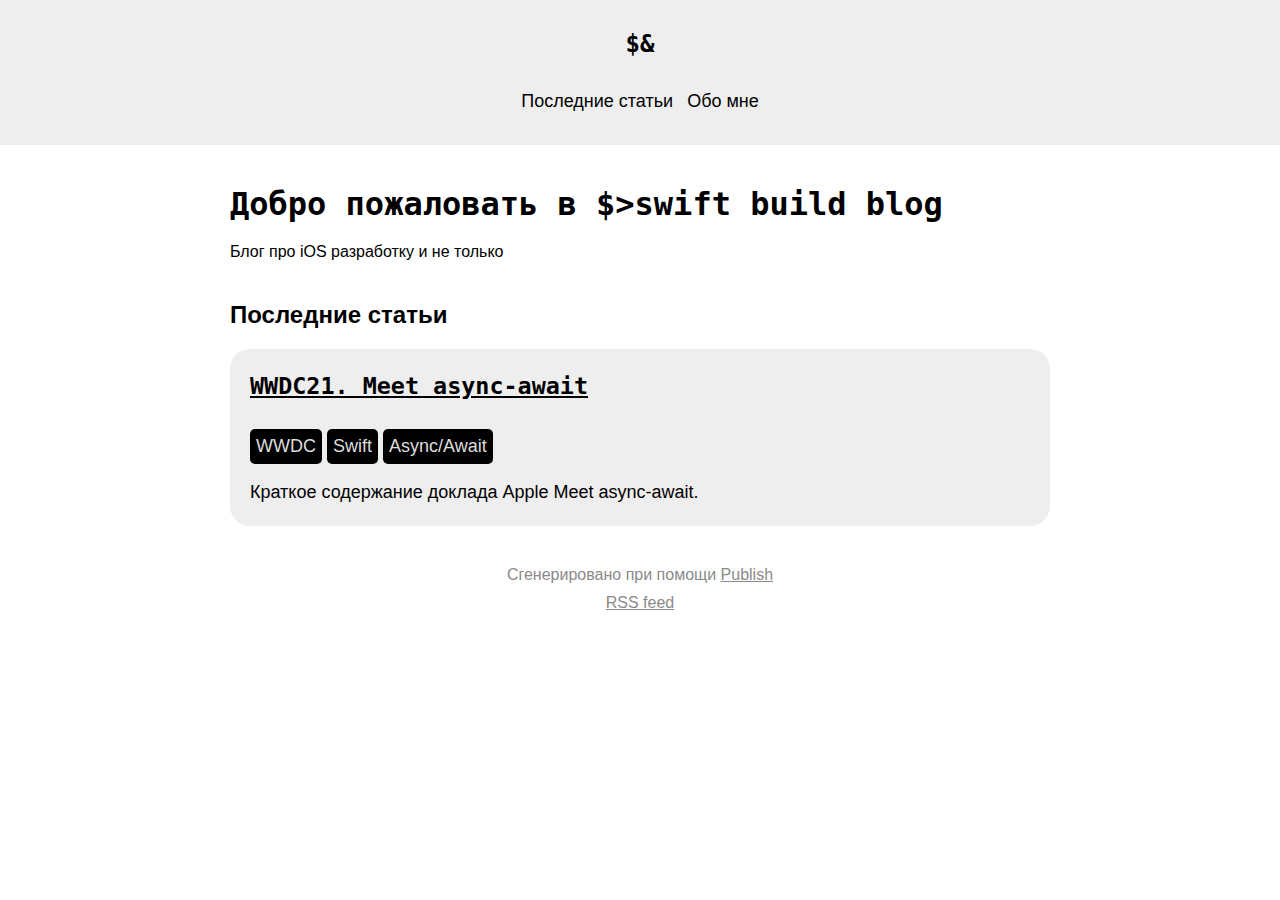
<file: index.html>
<!DOCTYPE html><html lang="ru"><head><meta charset="UTF-8"/><meta property="og:site_name" content="$>swift build blog&#95;"/><link rel="canonical" href="https://powersl1d3.github.io"/><meta name="twitter:url" content="https://powersl1d3.github.io"/><meta property="og:url" content="https://powersl1d3.github.io"/><title>Добро пожаловать в $&gt;swift build blog | $&gt;swift build blog&#95;</title><meta name="twitter:title" content="Добро пожаловать в $&gt;swift build blog | $>swift build blog&#95;"/><meta property="og:title" content="Добро пожаловать в $&gt;swift build blog | $>swift build blog&#95;"/><meta name="description" content="Блог про iOS разработку и не только"/><meta name="twitter:description" content="Блог про iOS разработку и не только"/><meta property="og:description" content="Блог про iOS разработку и не только"/><meta name="twitter:card" content="summary"/><link rel="stylesheet" href="/styles.css" type="text/css"/><meta name="viewport" content="width=device-width, initial-scale=1.0"/><link rel="shortcut icon" href="/images/favicon.png" type="image/png"/><link rel="alternate" href="/feed.rss" type="application/rss+xml" title="Subscribe to $>swift build blog&#95;"/></head><body><header><div class="wrapper"><a href="/" class="site-name">$&gt;swift build blog&#95;</a><nav><ul><li><a href="/articles">Последние статьи</a></li><li><a href="/about">Обо мне</a></li></ul></nav></div></header><div class="wrapper"><h1>Добро пожаловать в $&gt;swift build blog</h1><p class="description">Блог про iOS разработку и не только</p><h2>Последние статьи</h2><ul class="item-list"><li><article><h1><a href="/articles/meet-async-await">WWDC21. Meet async-await</a></h1><ul class="tag-list"><li><a href="/tags/wwdc">WWDC</a></li><li><a href="/tags/swift">Swift</a></li><li><a href="/tags/asyncawait">Async/Await</a></li></ul><p>Краткое содержание доклада Apple Meet async-await.</p></article></li></ul></div><footer><p>Сгенерировано при помощи <a href="https://github.com/johnsundell/publish">Publish</a></p><p><a href="/feed.rss">RSS feed</a></p><script src="/console-underscore.js"></script></footer></body></html>
</file>
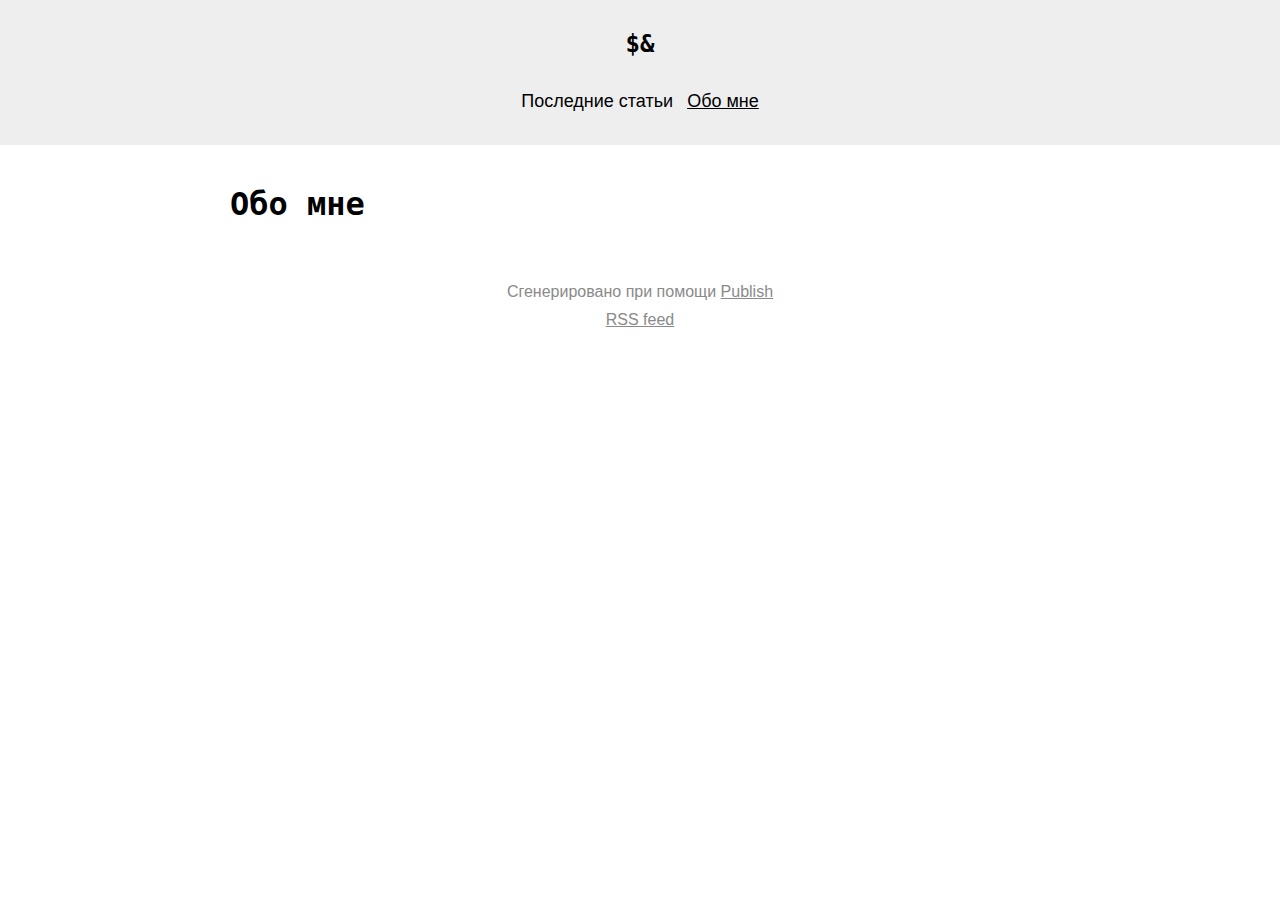
<file: about/index.html>
<!DOCTYPE html><html lang="ru"><head><meta charset="UTF-8"/><meta property="og:site_name" content="$>swift build blog&#95;"/><link rel="canonical" href="https://powersl1d3.github.io/about"/><meta name="twitter:url" content="https://powersl1d3.github.io/about"/><meta property="og:url" content="https://powersl1d3.github.io/about"/><title>Обо мне | $&gt;swift build blog&#95;</title><meta name="twitter:title" content="Обо мне | $>swift build blog&#95;"/><meta property="og:title" content="Обо мне | $>swift build blog&#95;"/><meta name="description" content="Блог про iOS разработку и не только"/><meta name="twitter:description" content="Блог про iOS разработку и не только"/><meta property="og:description" content="Блог про iOS разработку и не только"/><meta name="twitter:card" content="summary"/><link rel="stylesheet" href="/styles.css" type="text/css"/><meta name="viewport" content="width=device-width, initial-scale=1.0"/><link rel="shortcut icon" href="/images/favicon.png" type="image/png"/><link rel="alternate" href="/feed.rss" type="application/rss+xml" title="Subscribe to $>swift build blog&#95;"/></head><body><header><div class="wrapper"><a href="/" class="site-name">$&gt;swift build blog&#95;</a><nav><ul><li><a href="/articles">Последние статьи</a></li><li><a href="/about" class="selected">Обо мне</a></li></ul></nav></div></header><div class="wrapper"><h1>Обо мне</h1><ul class="item-list"></ul></div><footer><p>Сгенерировано при помощи <a href="https://github.com/johnsundell/publish">Publish</a></p><p><a href="/feed.rss">RSS feed</a></p><script src="/console-underscore.js"></script></footer></body></html>
</file>
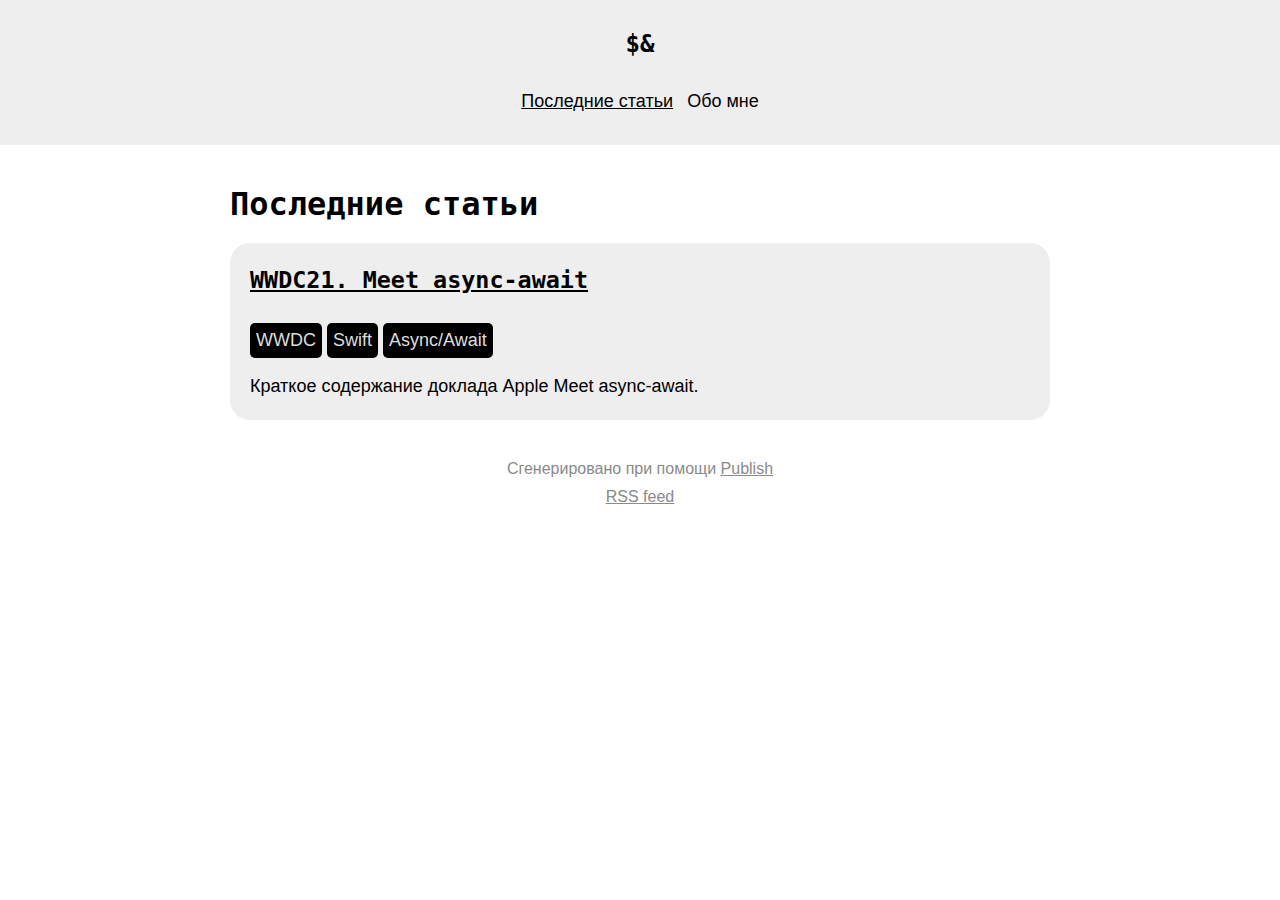
<file: articles/index.html>
<!DOCTYPE html><html lang="ru"><head><meta charset="UTF-8"/><meta property="og:site_name" content="$>swift build blog&#95;"/><link rel="canonical" href="https://powersl1d3.github.io/articles"/><meta name="twitter:url" content="https://powersl1d3.github.io/articles"/><meta property="og:url" content="https://powersl1d3.github.io/articles"/><title>Последние статьи | $&gt;swift build blog&#95;</title><meta name="twitter:title" content="Последние статьи | $>swift build blog&#95;"/><meta property="og:title" content="Последние статьи | $>swift build blog&#95;"/><meta name="description" content="Блог про iOS разработку и не только"/><meta name="twitter:description" content="Блог про iOS разработку и не только"/><meta property="og:description" content="Блог про iOS разработку и не только"/><meta name="twitter:card" content="summary"/><link rel="stylesheet" href="/styles.css" type="text/css"/><meta name="viewport" content="width=device-width, initial-scale=1.0"/><link rel="shortcut icon" href="/images/favicon.png" type="image/png"/><link rel="alternate" href="/feed.rss" type="application/rss+xml" title="Subscribe to $>swift build blog&#95;"/></head><body><header><div class="wrapper"><a href="/" class="site-name">$&gt;swift build blog&#95;</a><nav><ul><li><a href="/articles" class="selected">Последние статьи</a></li><li><a href="/about">Обо мне</a></li></ul></nav></div></header><div class="wrapper"><h1>Последние статьи</h1><ul class="item-list"><li><article><h1><a href="/articles/meet-async-await">WWDC21. Meet async-await</a></h1><ul class="tag-list"><li><a href="/tags/wwdc">WWDC</a></li><li><a href="/tags/swift">Swift</a></li><li><a href="/tags/asyncawait">Async/Await</a></li></ul><p>Краткое содержание доклада Apple Meet async-await.</p></article></li></ul></div><footer><p>Сгенерировано при помощи <a href="https://github.com/johnsundell/publish">Publish</a></p><p><a href="/feed.rss">RSS feed</a></p><script src="/console-underscore.js"></script></footer></body></html>
</file>
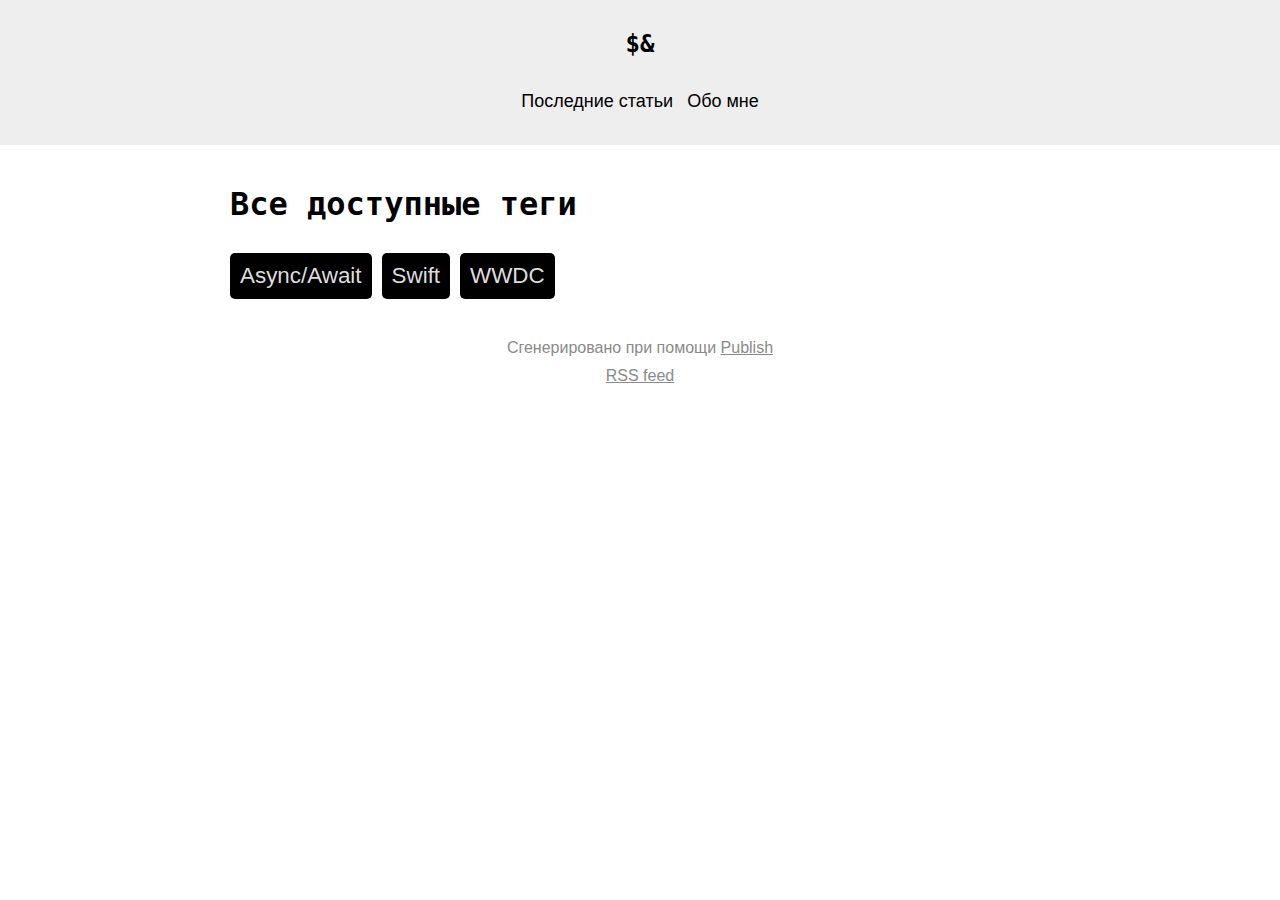
<file: tags/index.html>
<!DOCTYPE html><html lang="ru"><head><meta charset="UTF-8"/><meta property="og:site_name" content="$>swift build blog&#95;"/><link rel="canonical" href="https://powersl1d3.github.io/tags"/><meta name="twitter:url" content="https://powersl1d3.github.io/tags"/><meta property="og:url" content="https://powersl1d3.github.io/tags"/><title>$&gt;swift build blog&#95;</title><meta name="twitter:title" content="$>swift build blog&#95;"/><meta property="og:title" content="$>swift build blog&#95;"/><meta name="description" content="Блог про iOS разработку и не только"/><meta name="twitter:description" content="Блог про iOS разработку и не только"/><meta property="og:description" content="Блог про iOS разработку и не только"/><meta name="twitter:card" content="summary"/><link rel="stylesheet" href="/styles.css" type="text/css"/><meta name="viewport" content="width=device-width, initial-scale=1.0"/><link rel="shortcut icon" href="/images/favicon.png" type="image/png"/><link rel="alternate" href="/feed.rss" type="application/rss+xml" title="Subscribe to $>swift build blog&#95;"/></head><body><header><div class="wrapper"><a href="/" class="site-name">$&gt;swift build blog&#95;</a><nav><ul><li><a href="/articles">Последние статьи</a></li><li><a href="/about">Обо мне</a></li></ul></nav></div></header><div class="wrapper"><h1>Все доступные теги</h1><ul class="all-tags"><li class="tag"><a href="/tags/asyncawait">Async/Await</a></li><li class="tag"><a href="/tags/swift">Swift</a></li><li class="tag"><a href="/tags/wwdc">WWDC</a></li></ul></div><footer><p>Сгенерировано при помощи <a href="https://github.com/johnsundell/publish">Publish</a></p><p><a href="/feed.rss">RSS feed</a></p><script src="/console-underscore.js"></script></footer></body></html>
</file>
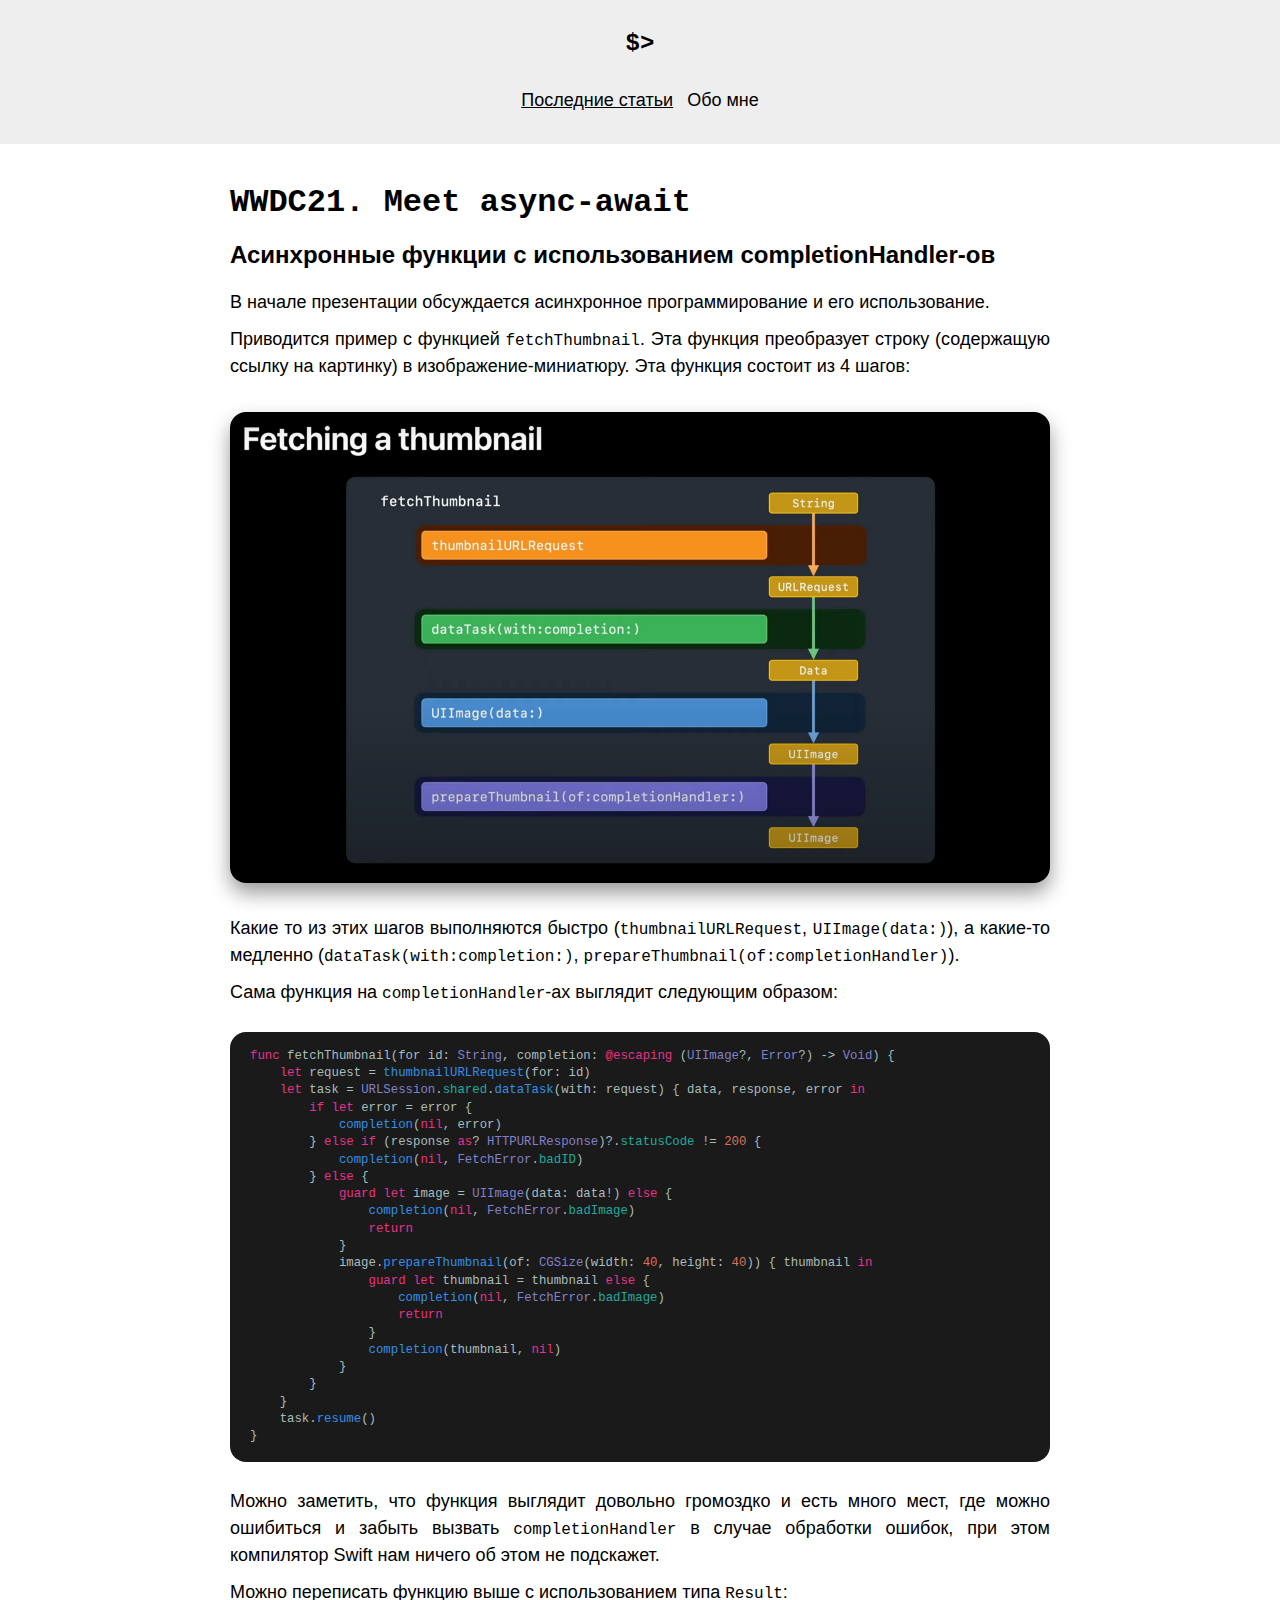
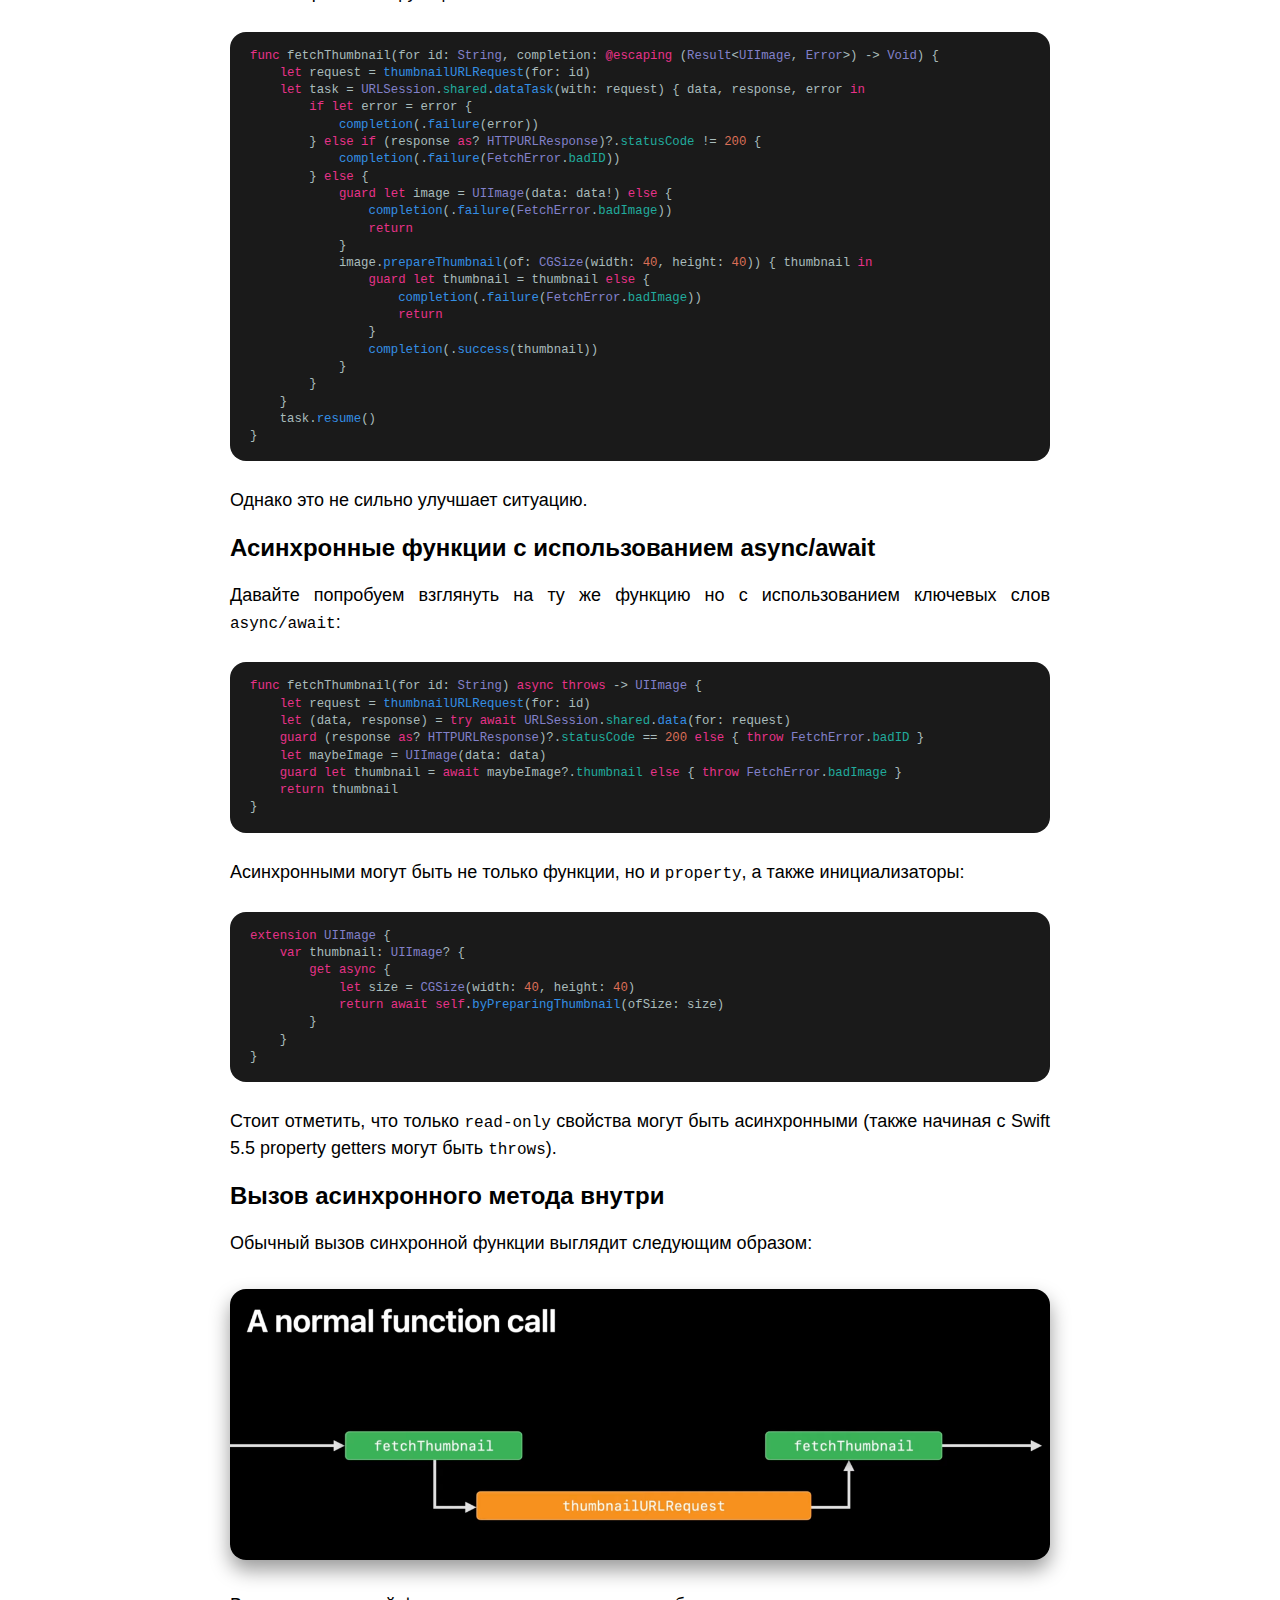
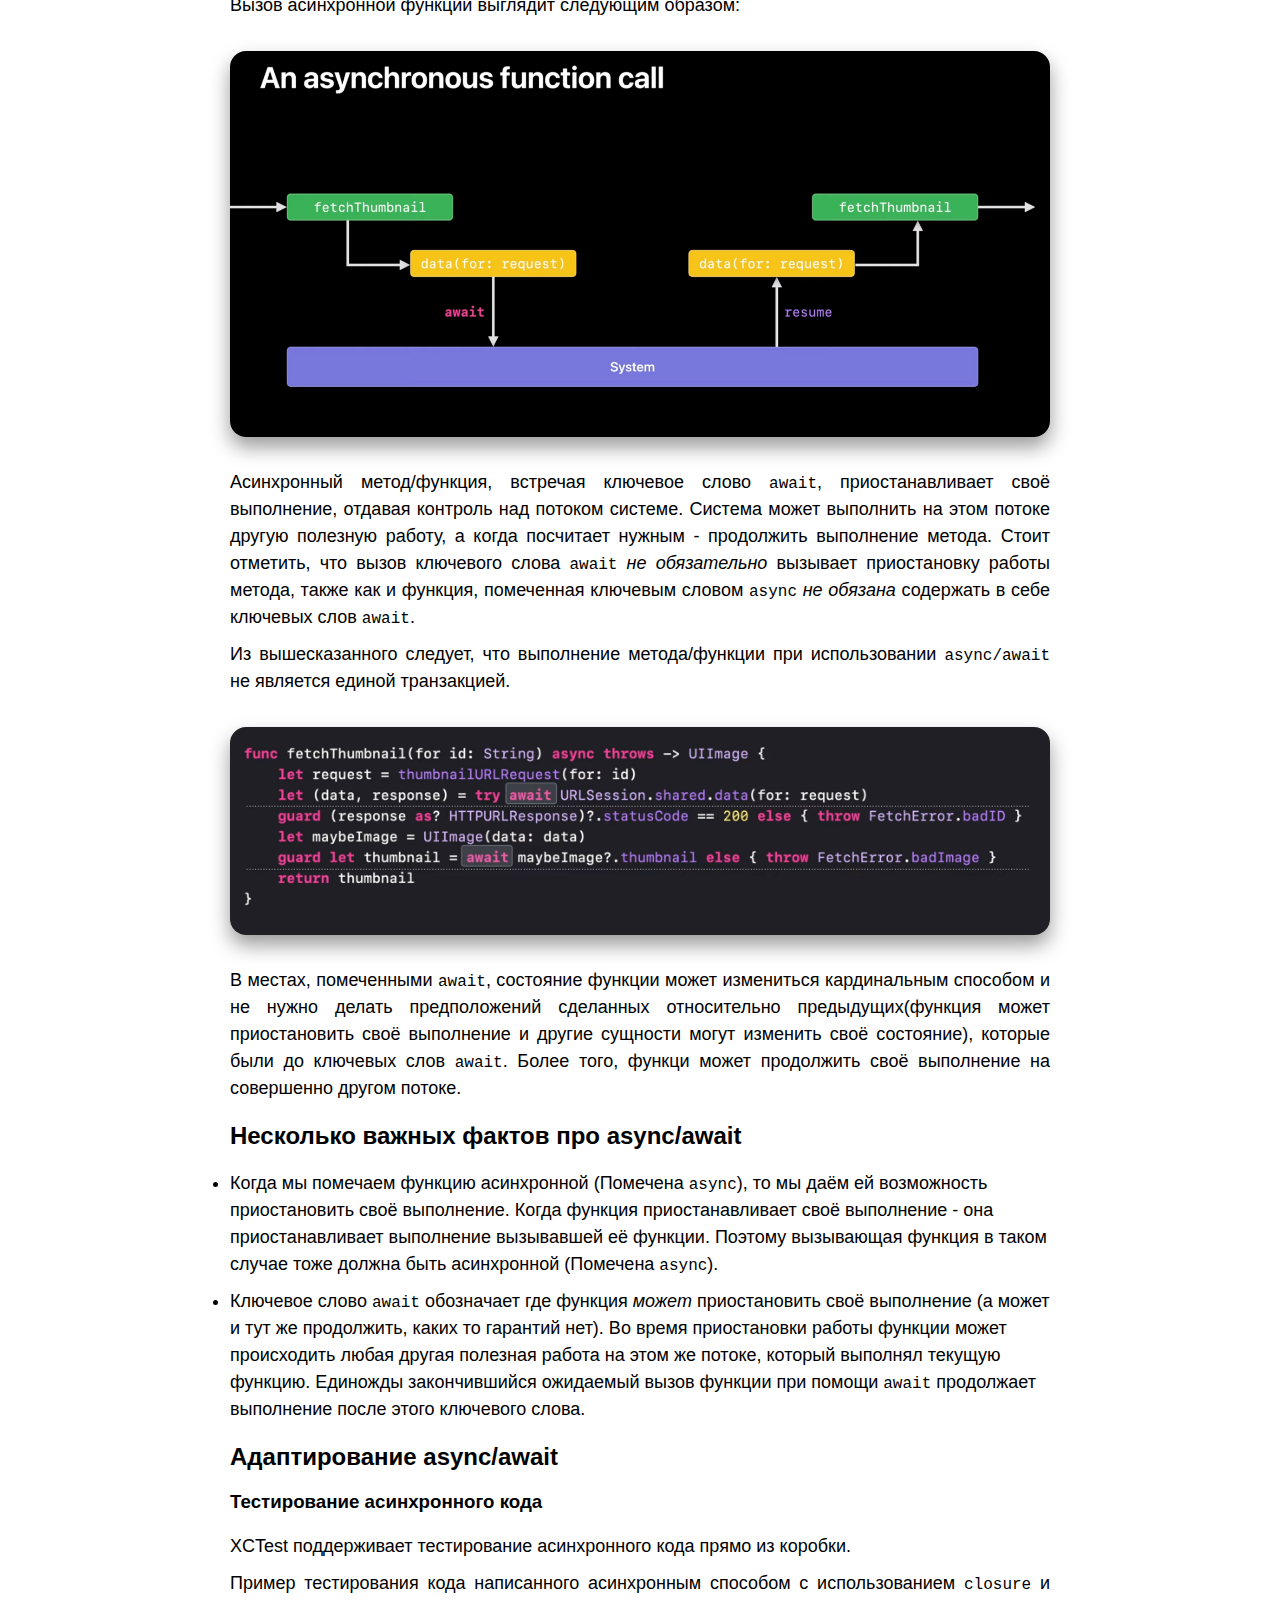
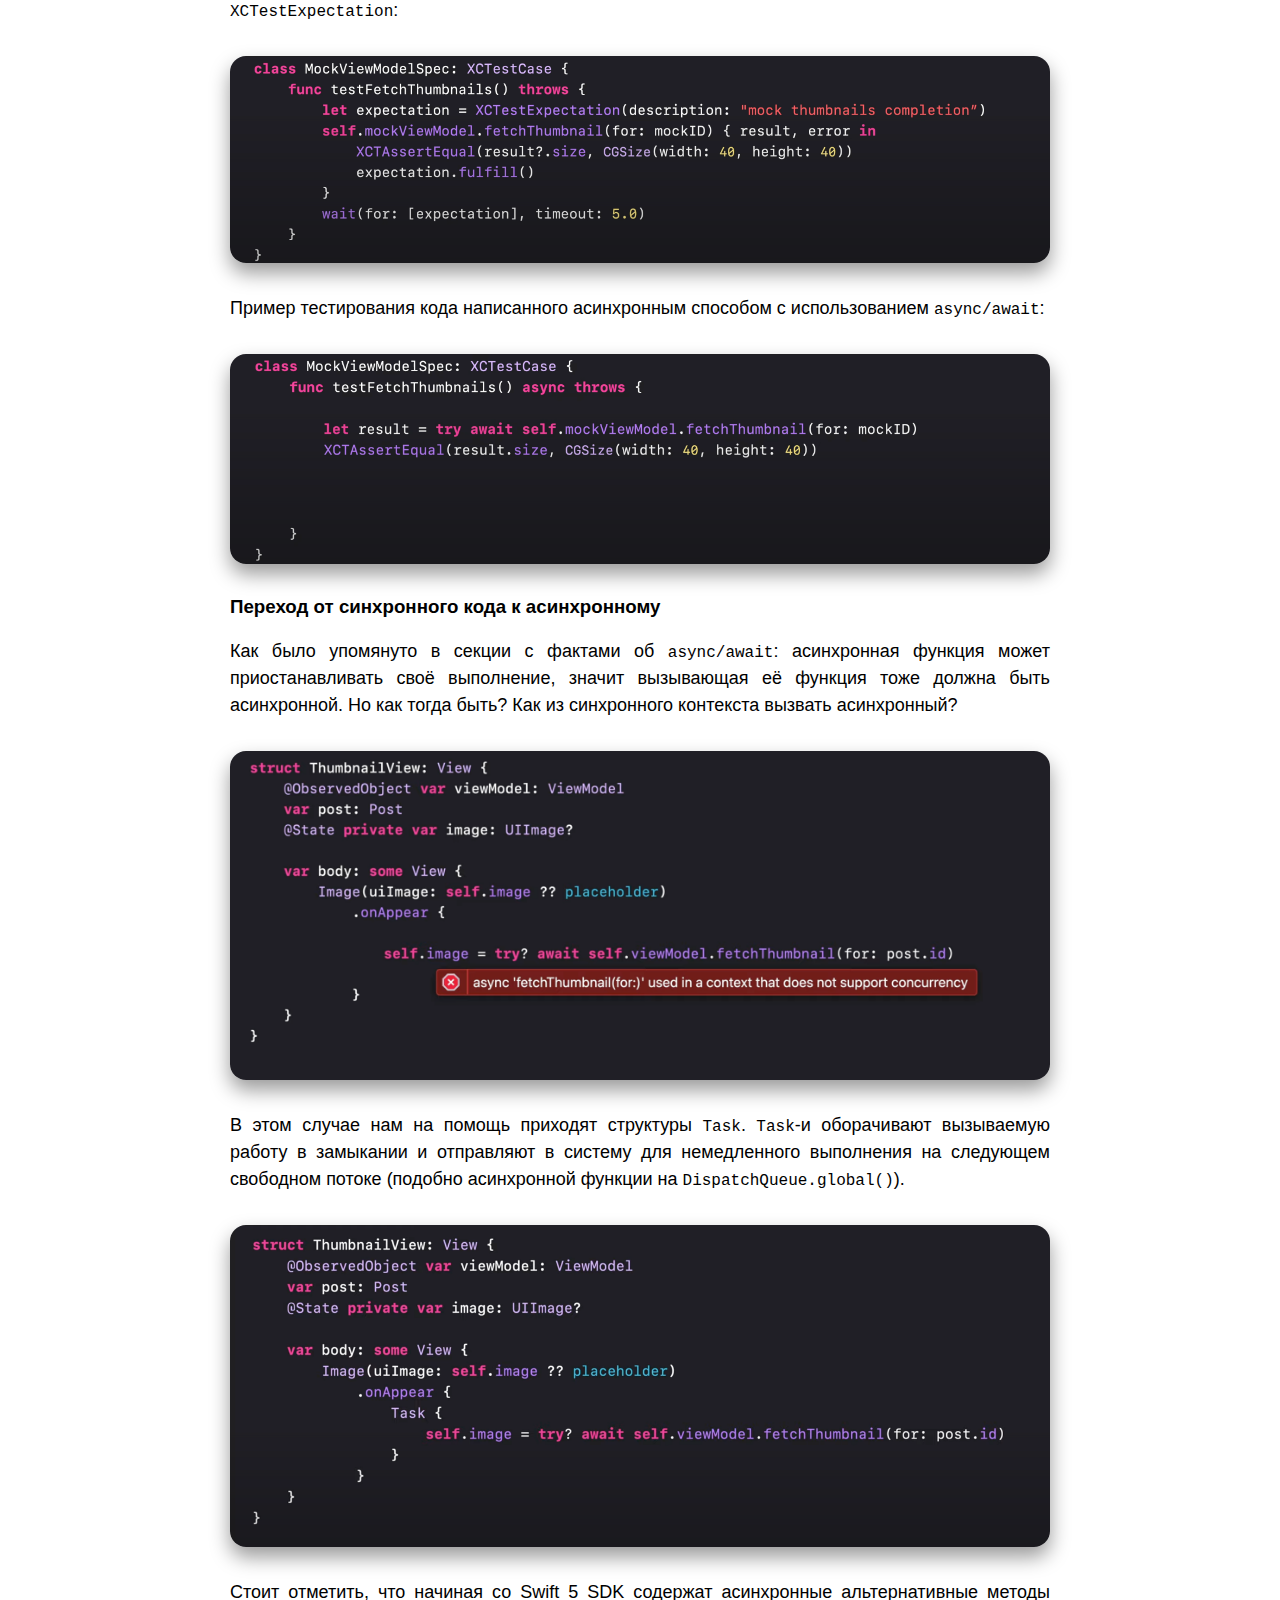
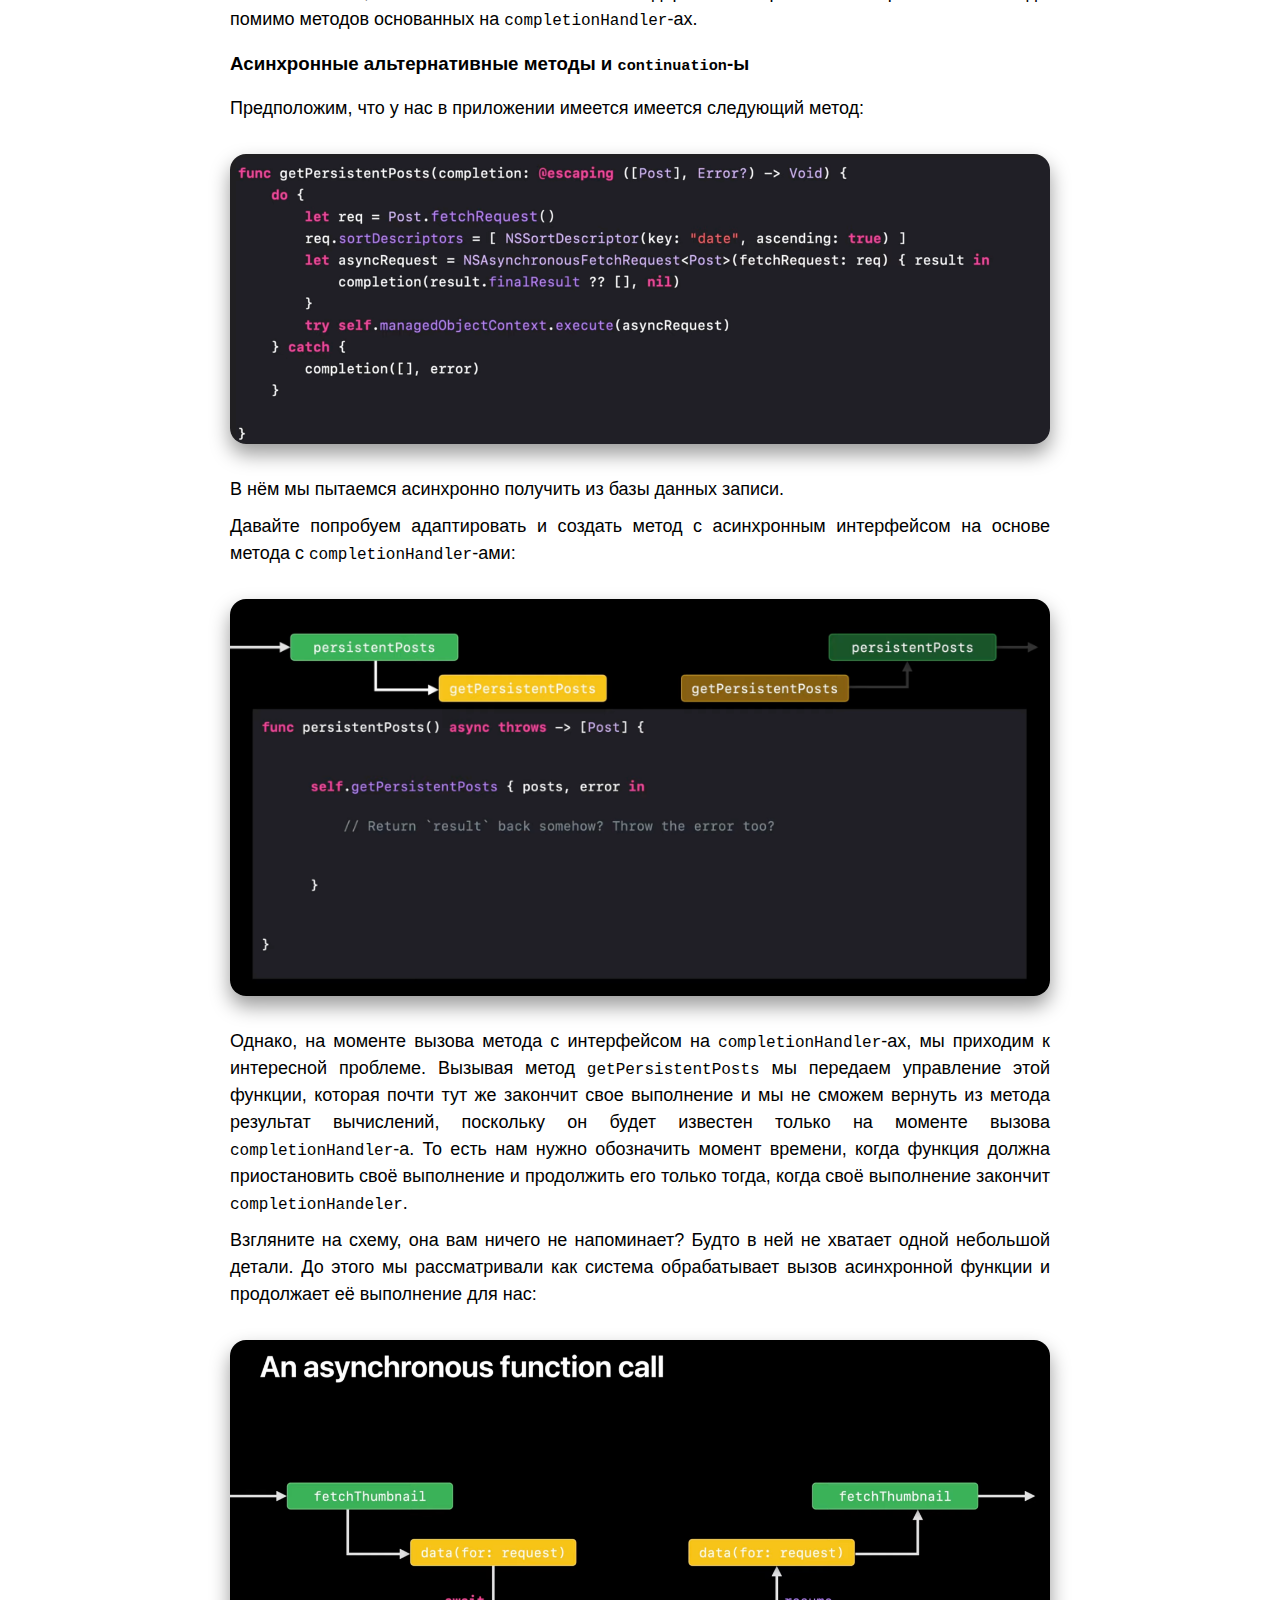
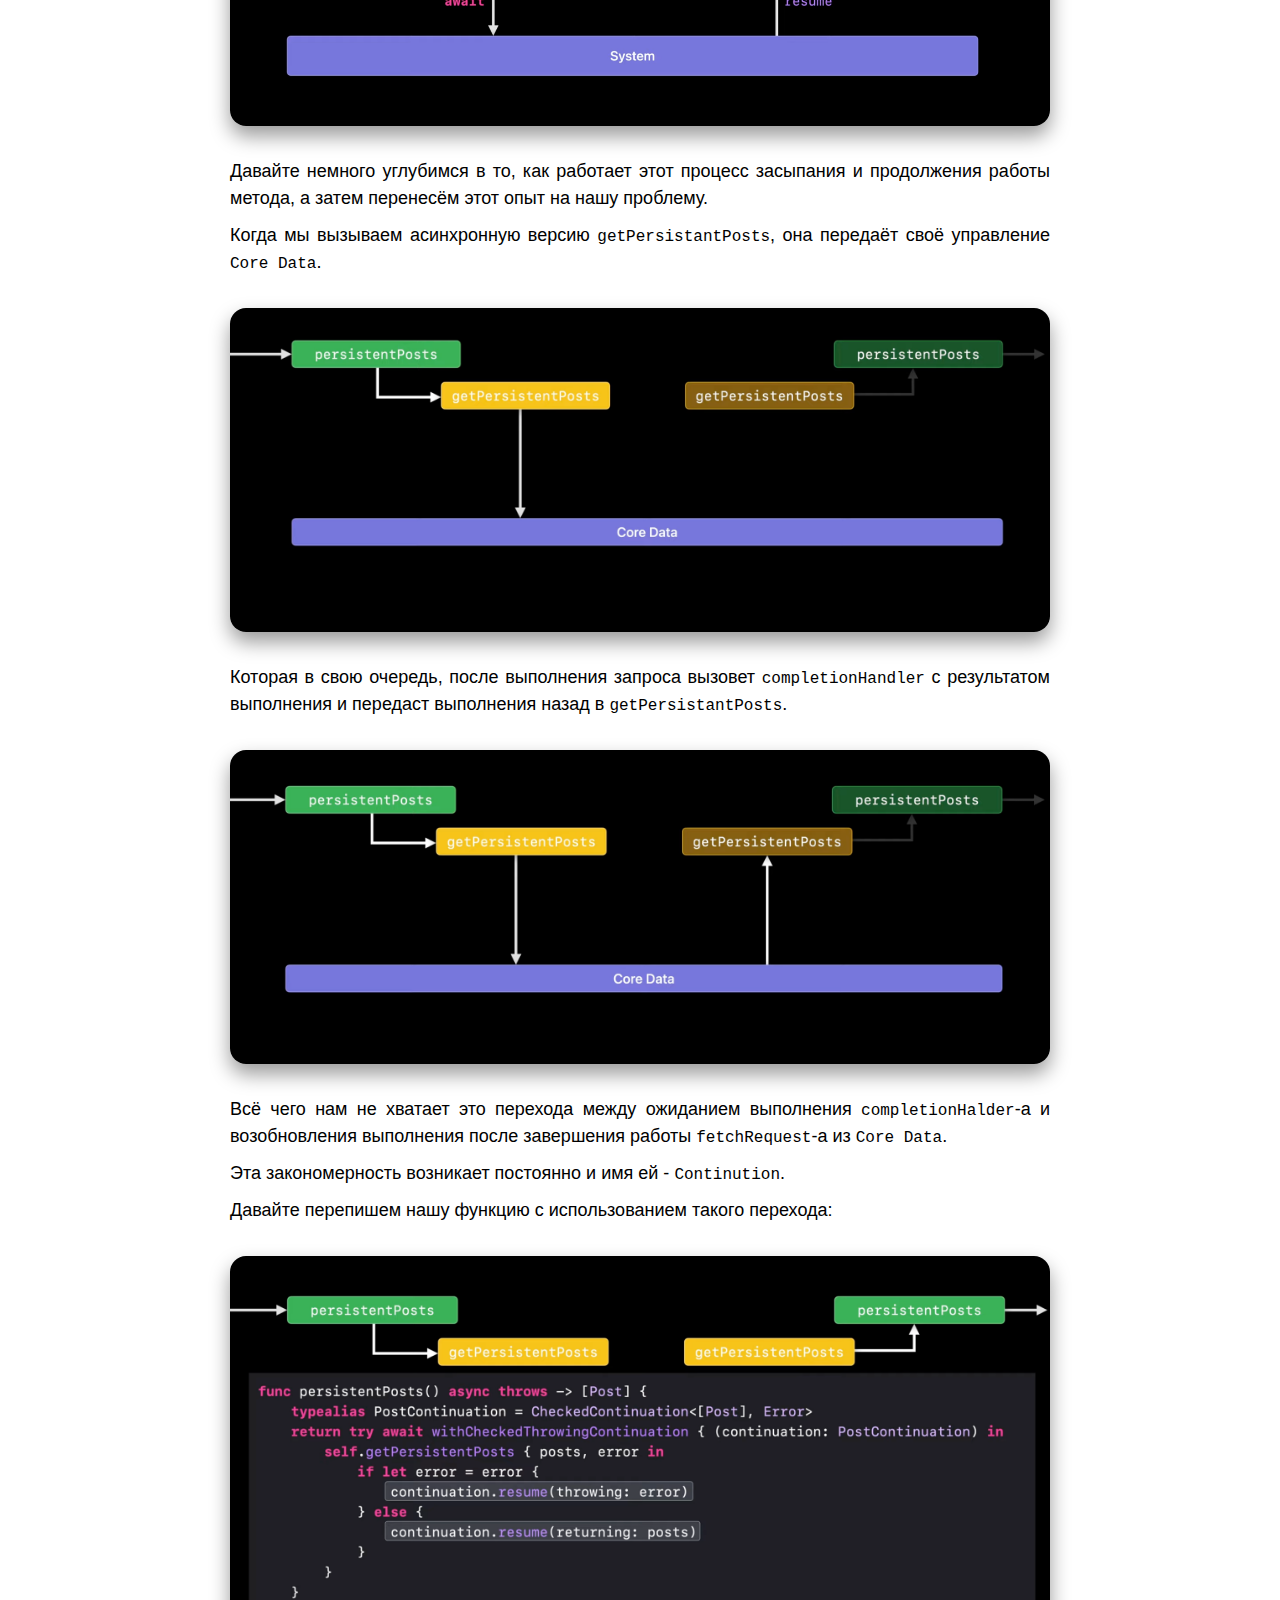
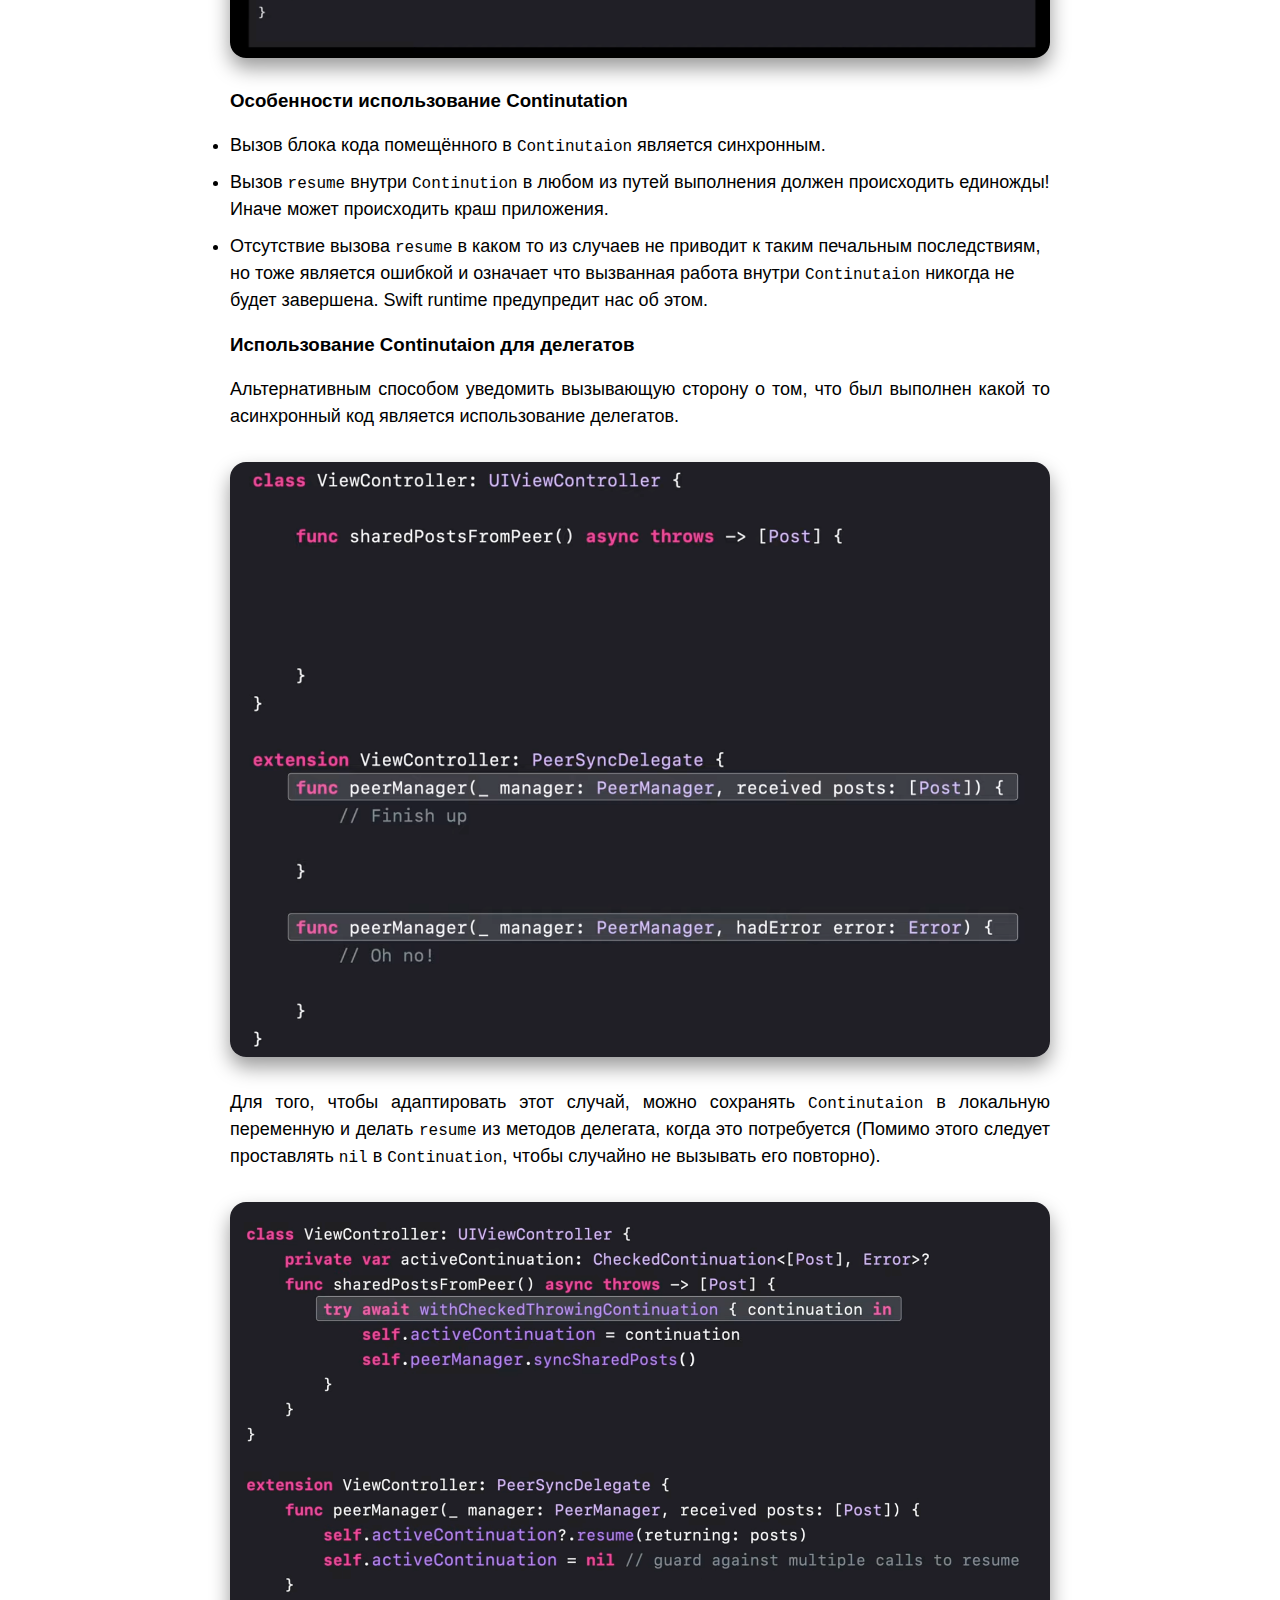
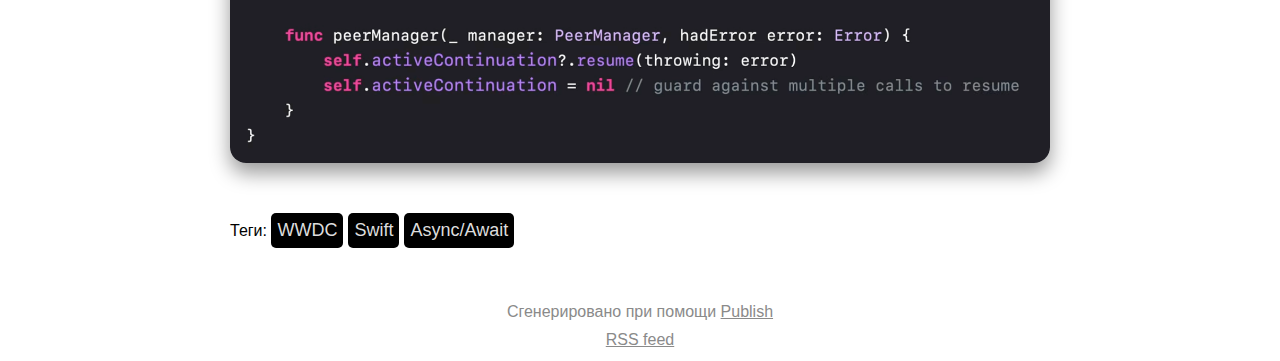
<file: articles/meet-async-await/index.html>
<!DOCTYPE html><html lang="ru"><head><meta charset="UTF-8"/><meta property="og:site_name" content="$>swift build blog&#95;"/><link rel="canonical" href="https://powersl1d3.github.io/articles/meet-async-await"/><meta name="twitter:url" content="https://powersl1d3.github.io/articles/meet-async-await"/><meta property="og:url" content="https://powersl1d3.github.io/articles/meet-async-await"/><title>WWDC21. Meet async-await | $&gt;swift build blog&#95;</title><meta name="twitter:title" content="WWDC21. Meet async-await | $>swift build blog&#95;"/><meta property="og:title" content="WWDC21. Meet async-await | $>swift build blog&#95;"/><meta name="description" content="Краткое содержание доклада Apple Meet async-await."/><meta name="twitter:description" content="Краткое содержание доклада Apple Meet async-await."/><meta property="og:description" content="Краткое содержание доклада Apple Meet async-await."/><meta name="twitter:card" content="summary"/><link rel="stylesheet" href="/styles.css" type="text/css"/><meta name="viewport" content="width=device-width, initial-scale=1.0"/><link rel="shortcut icon" href="/images/favicon.png" type="image/png"/><link rel="alternate" href="/feed.rss" type="application/rss+xml" title="Subscribe to $>swift build blog&#95;"/></head><body class="item-page"><header><div class="wrapper"><a href="/" class="site-name">$&gt;swift build blog&#95;</a><nav><ul><li><a href="/articles" class="selected">Последние статьи</a></li><li><a href="/about">Обо мне</a></li></ul></nav></div></header><div class="wrapper"><article><div class="content"><h1>WWDC21. Meet async-await</h1><h2>Асинхронные функции с использованием completionHandler-ов</h2><p>В начале презентации обсуждается асинхронное программирование и его использование.</p><p>Приводится пример с функцией <code>fetchThumbnail</code>. Эта функция преобразует строку (содержащую ссылку на картинку) в изображение-миниатюру. Эта функция состоит из 4 шагов:</p><img src="/images/meet-async-await/fetching-a-thumbnail.png" alt="Fetching a thumbnail"/><p>Какие то из этих шагов выполняются быстро (<code>thumbnailURLRequest</code>, <code>UIImage(data:)</code>), а какие-то медленно (<code>dataTask(with:completion:)</code>, <code>prepareThumbnail(of:completionHandler)</code>).</p><p>Сама функция на <code>completionHandler</code>-ах выглядит следующим образом:</p><pre><code><span class="keyword">func</span> fetchThumbnail(for id: <span class="type">String</span>, completion: <span class="keyword">@escaping</span> (<span class="type">UIImage</span>?, <span class="type">Error</span>?) -&gt; <span class="type">Void</span>) {
    <span class="keyword">let</span> request = <span class="call">thumbnailURLRequest</span>(for: id)
    <span class="keyword">let</span> task = <span class="type">URLSession</span>.<span class="property">shared</span>.<span class="call">dataTask</span>(with: request) { data, response, error <span class="keyword">in
        if let</span> error = error {
            <span class="call">completion</span>(<span class="keyword">nil</span>, error)
        } <span class="keyword">else if</span> (response <span class="keyword">as</span>? <span class="type">HTTPURLResponse</span>)?.<span class="property">statusCode</span> != <span class="number">200</span> {
            <span class="call">completion</span>(<span class="keyword">nil</span>, <span class="type">FetchError</span>.<span class="property">badID</span>)
        } <span class="keyword">else</span> {
            <span class="keyword">guard let</span> image = <span class="type">UIImage</span>(data: data!) <span class="keyword">else</span> {
                <span class="call">completion</span>(<span class="keyword">nil</span>, <span class="type">FetchError</span>.<span class="property">badImage</span>)
                <span class="keyword">return</span>
            }
            image.<span class="call">prepareThumbnail</span>(of: <span class="type">CGSize</span>(width: <span class="number">40</span>, height: <span class="number">40</span>)) { thumbnail <span class="keyword">in
                guard let</span> thumbnail = thumbnail <span class="keyword">else</span> {
                    <span class="call">completion</span>(<span class="keyword">nil</span>, <span class="type">FetchError</span>.<span class="property">badImage</span>)
                    <span class="keyword">return</span>
                }
                <span class="call">completion</span>(thumbnail, <span class="keyword">nil</span>)
            }
        }
    }
    task.<span class="call">resume</span>()
}
</code></pre><p>Можно заметить, что функция выглядит довольно громоздко и есть много мест, где можно ошибиться и забыть вызвать <code>completionHandler</code> в случае обработки ошибок, при этом компилятор Swift нам ничего об этом не подскажет.</p><p>Можно переписать функцию выше с использованием типа <code>Result</code>:</p><pre><code><span class="keyword">func</span> fetchThumbnail(for id: <span class="type">String</span>, completion: <span class="keyword">@escaping</span> (<span class="type">Result</span>&lt;<span class="type">UIImage</span>, <span class="type">Error</span>&gt;) -&gt; <span class="type">Void</span>) {
    <span class="keyword">let</span> request = <span class="call">thumbnailURLRequest</span>(for: id)
    <span class="keyword">let</span> task = <span class="type">URLSession</span>.<span class="property">shared</span>.<span class="call">dataTask</span>(with: request) { data, response, error <span class="keyword">in
        if let</span> error = error {
            <span class="call">completion</span>(.<span class="call">failure</span>(error))
        } <span class="keyword">else if</span> (response <span class="keyword">as</span>? <span class="type">HTTPURLResponse</span>)?.<span class="property">statusCode</span> != <span class="number">200</span> {
            <span class="call">completion</span>(.<span class="call">failure</span>(<span class="type">FetchError</span>.<span class="property">badID</span>))
        } <span class="keyword">else</span> {
            <span class="keyword">guard let</span> image = <span class="type">UIImage</span>(data: data!) <span class="keyword">else</span> {
                <span class="call">completion</span>(.<span class="call">failure</span>(<span class="type">FetchError</span>.<span class="property">badImage</span>))
                <span class="keyword">return</span>
            }
            image.<span class="call">prepareThumbnail</span>(of: <span class="type">CGSize</span>(width: <span class="number">40</span>, height: <span class="number">40</span>)) { thumbnail <span class="keyword">in
                guard let</span> thumbnail = thumbnail <span class="keyword">else</span> {
                    <span class="call">completion</span>(.<span class="call">failure</span>(<span class="type">FetchError</span>.<span class="property">badImage</span>))
                    <span class="keyword">return</span>
                }
                <span class="call">completion</span>(.<span class="call">success</span>(thumbnail))
            }
        }
    }
    task.<span class="call">resume</span>()
}
</code></pre><p>Однако это не сильно улучшает ситуацию.</p><h2>Асинхронные функции с использованием async/await</h2><p>Давайте попробуем взглянуть на ту же функцию но с использованием ключевых слов <code>async/await</code>:</p><pre><code><span class="keyword">func</span> fetchThumbnail(for id: <span class="type">String</span>) <span class="keyword">async throws</span> -&gt; <span class="type">UIImage</span> {
    <span class="keyword">let</span> request = <span class="call">thumbnailURLRequest</span>(for: id)  
    <span class="keyword">let</span> (data, response) = <span class="keyword">try await</span> <span class="type">URLSession</span>.<span class="property">shared</span>.<span class="call">data</span>(for: request)
    <span class="keyword">guard</span> (response <span class="keyword">as</span>? <span class="type">HTTPURLResponse</span>)?.<span class="property">statusCode</span> == <span class="number">200</span> <span class="keyword">else</span> { <span class="keyword">throw</span> <span class="type">FetchError</span>.<span class="property">badID</span> }
    <span class="keyword">let</span> maybeImage = <span class="type">UIImage</span>(data: data)
    <span class="keyword">guard let</span> thumbnail = <span class="keyword">await</span> maybeImage?.<span class="property">thumbnail</span> <span class="keyword">else</span> { <span class="keyword">throw</span> <span class="type">FetchError</span>.<span class="property">badImage</span> }
    <span class="keyword">return</span> thumbnail
}
</code></pre><p>Асинхронными могут быть не только функции, но и <code>property</code>, а также инициализаторы:</p><pre><code><span class="keyword">extension</span> <span class="type">UIImage</span> {
    <span class="keyword">var</span> thumbnail: <span class="type">UIImage</span>? {
        <span class="keyword">get async</span> {
            <span class="keyword">let</span> size = <span class="type">CGSize</span>(width: <span class="number">40</span>, height: <span class="number">40</span>)
            <span class="keyword">return await self</span>.<span class="call">byPreparingThumbnail</span>(ofSize: size)
        }
    }
}
</code></pre><p>Стоит отметить, что только <code>read-only</code> свойства могут быть асинхронными (также начиная с Swift 5.5 property getters могут быть <code>throws</code>).</p><h2>Вызов асинхронного метода внутри</h2><p>Обычный вызов синхронной функции выглядит следующим образом:</p><img src="/images/meet-async-await/normal-function-call.png" alt="A normal function call"/><p>Вызов асинхронной функции выглядит следующим образом:</p><img src="/images/meet-async-await/asynchronous-function-call.png" alt="An asynchronous function call"/><p>Асинхронный метод/функция, встречая ключевое слово <code>await</code>, приостанавливает своё выполнение, отдавая контроль над потоком системе. Система может выполнить на этом потоке другую полезную работу, а когда посчитает нужным - продолжить выполнение метода. Стоит отметить, что вызов ключевого слова <code>await</code> <em>не обязательно</em> вызывает приостановку работы метода, также как и функция, помеченная ключевым словом <code>async</code> <em>не обязана</em> содержать в себе ключевых слов <code>await</code>.</p><p>Из вышесказанного следует, что выполнение метода/функции при использовании <code>async/await</code> не является единой транзакцией.</p><img src="/images/meet-async-await/function-is-not-transaction.png" alt="The function is not a single transaction"/><p>В местах, помеченными <code>await</code>, состояние функции может измениться кардинальным способом и не нужно делать предположений сделанных относительно предыдущих(функция может приостановить своё выполнение и другие сущности могут изменить своё состояние), которые были до ключевых слов <code>await</code>. Более того, функци может продолжить своё выполнение на совершенно другом потоке.</p><h2>Несколько важных фактов про async/await</h2><ul><li>Когда мы помечаем функцию асинхронной (Помечена <code>async</code>), то мы даём ей возможность приостановить своё выполнение. Когда функция приостанавливает своё выполнение - она приостанавливает выполнение вызывавшей её функции. Поэтому вызывающая функция в таком случае тоже должна быть асинхронной (Помечена <code>async</code>).</li><li>Ключевое слово <code>await</code> обозначает где функция <em>может</em> приостановить своё выполнение (а может и тут же продолжить, каких то гарантий нет). Во время приостановки работы функции может происходить любая другая полезная работа на этом же потоке, который выполнял текущую функцию. Единожды закончившийся ожидаемый вызов функции при помощи <code>await</code> продолжает выполнение после этого ключевого слова.</li></ul><h2>Адаптирование async/await</h2><h3>Тестирование асинхронного кода</h3><p>XCTest поддерживает тестирование асинхронного кода прямо из коробки.</p><p>Пример тестирования кода написанного асинхронным способом с использованием <code>closure</code> и <code>XCTestExpectation</code>:</p><img src="/images/meet-async-await/async-closure-testing.png" alt="Testing asynchronous functions using closure"/><p>Пример тестирования кода написанного асинхронным способом с использованием <code>async/await</code>:</p><img src="/images/meet-async-await/async-testing.png" alt="Testing asynchronous functions"/><h3>Переход от синхронного кода к асинхронному</h3><p>Как было упомянуто в секции с фактами об <code>async/await</code>: асинхронная функция может приостанавливать своё выполнение, значит вызывающая её функция тоже должна быть асинхронной. Но как тогда быть? Как из синхронного контекста вызвать асинхронный?</p><img src="/images/meet-async-await/async-in-sync-context.png" alt="Using async in sync context"/><p>В этом случае нам на помощь приходят структуры <code>Task</code>. <code>Task</code>-и оборачивают вызываемую работу в замыкании и отправляют в систему для немедленного выполнения на следующем свободном потоке (подобно асинхронной функции на <code>DispatchQueue.global()</code>).</p><img src="/images/meet-async-await/async-in-task.png" alt="Using async in task"/><p>Стоит отметить, что начиная со Swift 5 SDK содержат асинхронные альтернативные методы помимо методов основанных на <code>completionHandler</code>-ах.</p><h3>Асинхронные альтернативные методы и <code>continuation</code>-ы</h3><p>Предположим, что у нас в приложении имеется имеется следующий метод:</p><img src="/images/meet-async-await/core-data-function.png" alt="Core data function"/><p>В нём мы пытаемся асинхронно получить из базы данных записи.</p><p>Давайте попробуем адаптировать и создать метод с асинхронным интерфейсом на основе метода с <code>completionHandler</code>-ами:</p><img src="/images/meet-async-await/core-data-function-adopting-async-interface.png" alt="Core data function adopting async interface"/><p>Однако, на моменте вызова метода с интерфейсом на <code>completionHandler</code>-ах, мы приходим к интересной проблеме. Вызывая метод <code>getPersistentPosts</code> мы передаем управление этой функции, которая почти тут же закончит свое выполнение и мы не сможем вернуть из метода результат вычислений, поскольку он будет известен только на моменте вызова <code>completionHandler</code>-а. То есть нам нужно обозначить момент времени, когда функция должна приостановить своё выполнение и продолжить его только тогда, когда своё выполнение закончит <code>completionHandeler</code>.</p><p>Взгляните на схему, она вам ничего не напоминает? Будто в ней не хватает одной небольшой детали. До этого мы рассматривали как система обрабатывает вызов асинхронной функции и продолжает её выполнение для нас:</p><img src="/images/meet-async-await/asynchronous-function-call.png" alt="An asynchronous function call"/><p>Давайте немного углубимся в то, как работает этот процесс засыпания и продолжения работы метода, а затем перенесём этот опыт на нашу проблему.</p><p>Когда мы вызываем асинхронную версию <code>getPersistantPosts</code>, она передаёт своё управление <code>Core Data</code>.</p><img src="/images/meet-async-await/core-data-function-diagram.png" alt="Core data function diagram"/><p>Которая в свою очередь, после выполнения запроса вызовет <code>completionHandler</code> с результатом выполнения и передаст выполнения назад в <code>getPersistantPosts</code>.</p><img src="/images/meet-async-await/core-data-function-second-diagram.png" alt="Core data function second diagram"/><p>Всё чего нам не хватает это перехода между ожиданием выполнения <code>completionHalder</code>-а и возобновления выполнения после завершения работы <code>fetchRequest</code>-а из <code>Core Data</code>.</p><p>Эта закономерность возникает постоянно и имя ей - <code>Continution</code>.</p><p>Давайте перепишем нашу функцию с использованием такого перехода:</p><img src="/images/meet-async-await/core-data-function-continuation.png" alt="Core data function continuation"/><h3>Особенности использование Continutation</h3><ul><li>Вызов блока кода помещённого в <code>Continutaion</code> является синхронным.</li><li>Вызов <code>resume</code> внутри <code>Continution</code> в любом из путей выполнения должен происходить единожды! Иначе может происходить краш приложения.</li><li>Отсутствие вызова <code>resume</code> в каком то из случаев не приводит к таким печальным последствиям, но тоже является ошибкой и означает что вызванная работа внутри <code>Continutaion</code> никогда не будет завершена. Swift runtime предупредит нас об этом.</li></ul><h3>Использование Continutaion для делегатов</h3><p>Альтернативным способом уведомить вызывающую сторону о том, что был выполнен какой то асинхронный код является использование делегатов.</p><img src="/images/meet-async-await/adopting-delegates.png" alt="Adopting delegates"/><p>Для того, чтобы адаптировать этот случай, можно сохранять <code>Continutaion</code> в локальную переменную и делать <code>resume</code> из методов делегата, когда это потребуется (Помимо этого следует проставлять <code>nil</code> в <code>Continuation</code>, чтобы случайно не вызывать его повторно).</p><img src="/images/meet-async-await/using-continuation-for-adopting-delegates.png" alt="Using continuation for adopting delegates"/></div><span>Теги: </span><ul class="tag-list"><li><a href="/tags/wwdc">WWDC</a></li><li><a href="/tags/swift">Swift</a></li><li><a href="/tags/asyncawait">Async/Await</a></li></ul></article></div><footer><p>Сгенерировано при помощи <a href="https://github.com/johnsundell/publish">Publish</a></p><p><a href="/feed.rss">RSS feed</a></p><script src="/console-underscore.js"></script></footer></body></html>
</file>
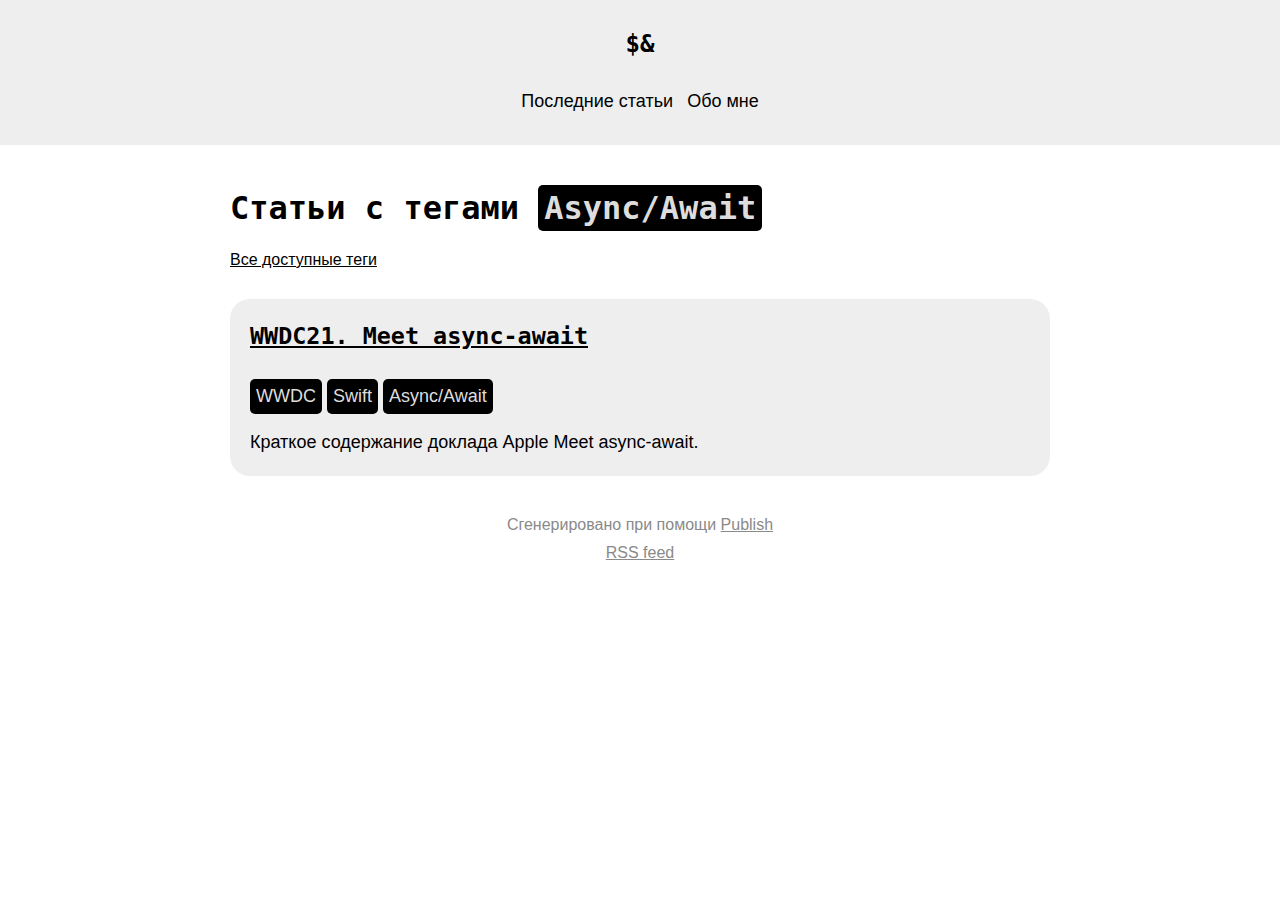
<file: tags/asyncawait/index.html>
<!DOCTYPE html><html lang="ru"><head><meta charset="UTF-8"/><meta property="og:site_name" content="$>swift build blog&#95;"/><link rel="canonical" href="https://powersl1d3.github.io/tags/asyncawait"/><meta name="twitter:url" content="https://powersl1d3.github.io/tags/asyncawait"/><meta property="og:url" content="https://powersl1d3.github.io/tags/asyncawait"/><title>$&gt;swift build blog&#95;</title><meta name="twitter:title" content="$>swift build blog&#95;"/><meta property="og:title" content="$>swift build blog&#95;"/><meta name="description" content="Блог про iOS разработку и не только"/><meta name="twitter:description" content="Блог про iOS разработку и не только"/><meta property="og:description" content="Блог про iOS разработку и не только"/><meta name="twitter:card" content="summary"/><link rel="stylesheet" href="/styles.css" type="text/css"/><meta name="viewport" content="width=device-width, initial-scale=1.0"/><link rel="shortcut icon" href="/images/favicon.png" type="image/png"/><link rel="alternate" href="/feed.rss" type="application/rss+xml" title="Subscribe to $>swift build blog&#95;"/></head><body><header><div class="wrapper"><a href="/" class="site-name">$&gt;swift build blog&#95;</a><nav><ul><li><a href="/articles">Последние статьи</a></li><li><a href="/about">Обо мне</a></li></ul></nav></div></header><div class="wrapper"><h1>Статьи с тегами <span class="tag">Async/Await</span></h1><a href="/tags" class="browse-all">Все доступные теги</a><ul class="item-list"><li><article><h1><a href="/articles/meet-async-await">WWDC21. Meet async-await</a></h1><ul class="tag-list"><li><a href="/tags/wwdc">WWDC</a></li><li><a href="/tags/swift">Swift</a></li><li><a href="/tags/asyncawait">Async/Await</a></li></ul><p>Краткое содержание доклада Apple Meet async-await.</p></article></li></ul></div><footer><p>Сгенерировано при помощи <a href="https://github.com/johnsundell/publish">Publish</a></p><p><a href="/feed.rss">RSS feed</a></p><script src="/console-underscore.js"></script></footer></body></html>
</file>
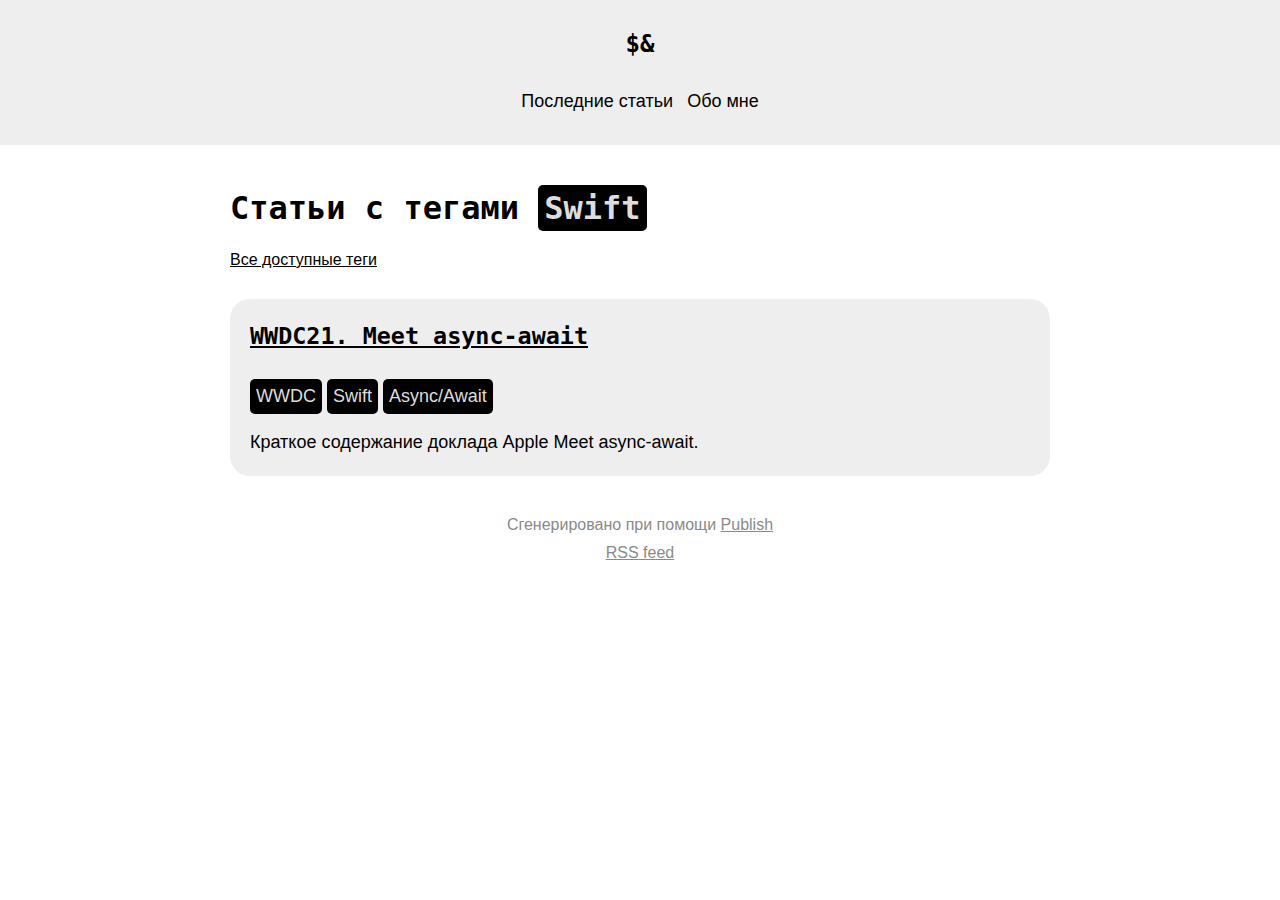
<file: tags/swift/index.html>
<!DOCTYPE html><html lang="ru"><head><meta charset="UTF-8"/><meta property="og:site_name" content="$>swift build blog&#95;"/><link rel="canonical" href="https://powersl1d3.github.io/tags/swift"/><meta name="twitter:url" content="https://powersl1d3.github.io/tags/swift"/><meta property="og:url" content="https://powersl1d3.github.io/tags/swift"/><title>$&gt;swift build blog&#95;</title><meta name="twitter:title" content="$>swift build blog&#95;"/><meta property="og:title" content="$>swift build blog&#95;"/><meta name="description" content="Блог про iOS разработку и не только"/><meta name="twitter:description" content="Блог про iOS разработку и не только"/><meta property="og:description" content="Блог про iOS разработку и не только"/><meta name="twitter:card" content="summary"/><link rel="stylesheet" href="/styles.css" type="text/css"/><meta name="viewport" content="width=device-width, initial-scale=1.0"/><link rel="shortcut icon" href="/images/favicon.png" type="image/png"/><link rel="alternate" href="/feed.rss" type="application/rss+xml" title="Subscribe to $>swift build blog&#95;"/></head><body><header><div class="wrapper"><a href="/" class="site-name">$&gt;swift build blog&#95;</a><nav><ul><li><a href="/articles">Последние статьи</a></li><li><a href="/about">Обо мне</a></li></ul></nav></div></header><div class="wrapper"><h1>Статьи с тегами <span class="tag">Swift</span></h1><a href="/tags" class="browse-all">Все доступные теги</a><ul class="item-list"><li><article><h1><a href="/articles/meet-async-await">WWDC21. Meet async-await</a></h1><ul class="tag-list"><li><a href="/tags/wwdc">WWDC</a></li><li><a href="/tags/swift">Swift</a></li><li><a href="/tags/asyncawait">Async/Await</a></li></ul><p>Краткое содержание доклада Apple Meet async-await.</p></article></li></ul></div><footer><p>Сгенерировано при помощи <a href="https://github.com/johnsundell/publish">Publish</a></p><p><a href="/feed.rss">RSS feed</a></p><script src="/console-underscore.js"></script></footer></body></html>
</file>
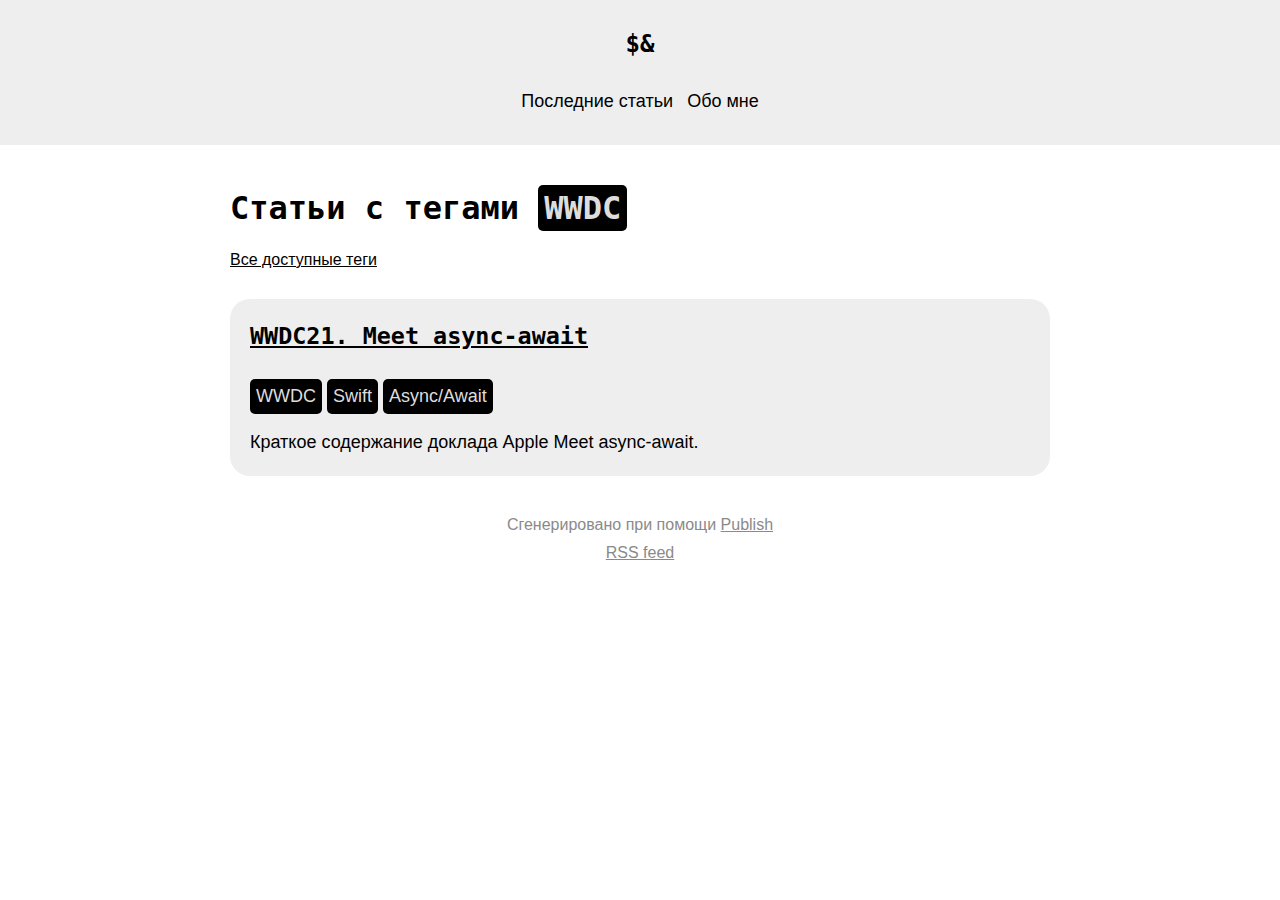
<file: tags/wwdc/index.html>
<!DOCTYPE html><html lang="ru"><head><meta charset="UTF-8"/><meta property="og:site_name" content="$>swift build blog&#95;"/><link rel="canonical" href="https://powersl1d3.github.io/tags/wwdc"/><meta name="twitter:url" content="https://powersl1d3.github.io/tags/wwdc"/><meta property="og:url" content="https://powersl1d3.github.io/tags/wwdc"/><title>$&gt;swift build blog&#95;</title><meta name="twitter:title" content="$>swift build blog&#95;"/><meta property="og:title" content="$>swift build blog&#95;"/><meta name="description" content="Блог про iOS разработку и не только"/><meta name="twitter:description" content="Блог про iOS разработку и не только"/><meta property="og:description" content="Блог про iOS разработку и не только"/><meta name="twitter:card" content="summary"/><link rel="stylesheet" href="/styles.css" type="text/css"/><meta name="viewport" content="width=device-width, initial-scale=1.0"/><link rel="shortcut icon" href="/images/favicon.png" type="image/png"/><link rel="alternate" href="/feed.rss" type="application/rss+xml" title="Subscribe to $>swift build blog&#95;"/></head><body><header><div class="wrapper"><a href="/" class="site-name">$&gt;swift build blog&#95;</a><nav><ul><li><a href="/articles">Последние статьи</a></li><li><a href="/about">Обо мне</a></li></ul></nav></div></header><div class="wrapper"><h1>Статьи с тегами <span class="tag">WWDC</span></h1><a href="/tags" class="browse-all">Все доступные теги</a><ul class="item-list"><li><article><h1><a href="/articles/meet-async-await">WWDC21. Meet async-await</a></h1><ul class="tag-list"><li><a href="/tags/wwdc">WWDC</a></li><li><a href="/tags/swift">Swift</a></li><li><a href="/tags/asyncawait">Async/Await</a></li></ul><p>Краткое содержание доклада Apple Meet async-await.</p></article></li></ul></div><footer><p>Сгенерировано при помощи <a href="https://github.com/johnsundell/publish">Publish</a></p><p><a href="/feed.rss">RSS feed</a></p><script src="/console-underscore.js"></script></footer></body></html>
</file>
<file: styles.css>
* {
    margin: 0;
    padding: 0;
    box-sizing: border-box;
}

img {
    display: block;
    max-width: 100%;
    max-height: 100%;
    margin-top: 2em;
    margin-bottom: 2em;
    border-radius: 16px;
    box-shadow: 0px 10px 20px rgba(0, 0, 0, 0.4);
}

body {
    background: #fff;
    color: #000;
    font-family: Helvetica, Arial;
    text-align: center;
}

.wrapper {
    max-width: 900px;
    margin-left: auto;
    margin-right: auto;
    padding: 40px;
    text-align: left;
}

header {
    background-color: #eee;
}

header .wrapper {
    padding-top: 30px;
    padding-bottom: 30px;
    text-align: center;
}

header a {
    text-decoration: none;
}

header .site-name {
    font-size: 1.5em;
    color: #000;
    font-weight: bold;
    font-family: monospace, monospace;
}

nav {
    margin-top: 20px;
}

nav li {
    display: inline-block;
    margin: 0 7px;
    line-height: 1.5em;
}

nav li a.selected {
    text-decoration: underline;
}

/* Отступы между элементов списка */
ul li {
    margin-top: 10px;
    line-height: 1.5;
    font-size: large;
}

h1 {
    margin-bottom: 20px;
    font-size: 2em;
    font-family: monospace, monospace;
}

h2 {
    margin: 20px 0;
}

h3 {
    margin: 20px 0;
}

p {
    margin-bottom: 10px;
}

a {
    color: inherit;
}

.description {
    margin-bottom: 40px;
}

.item-list > li {
    display: block;
    padding: 20px;
    border-radius: 20px;
    background-color: #eee;
    margin-bottom: 20px;
}

.item-list > li:last-child {
    margin-bottom: 0;
}

.item-list h1 {
    margin-bottom: 15px;
    font-size: 1.3em;
}

.item-list p {
    margin-bottom: 0;
}

.tag-list {
    margin-bottom: 15px;
}

.tag-list li,
.tag {
    display: inline-block;
    background-color: #000;
    color: #ddd;
    padding: 4px 6px;
    border-radius: 5px;
    margin-right: 5px;
}

.tag-list a,
.tag a {
    text-decoration: none;
}

.item-page .tag-list {
    display: inline-block;
}

.content {
    margin-bottom: 40px;
}

.content p {
    line-height: 1.5;
    text-align: justify;
    font-size: large;
}

.browse-all {
    display: block;
    margin-bottom: 30px;
}

.all-tags li {
    font-size: 1.4em;
    margin-right: 10px;
    padding: 6px 10px;
}

footer {
    color: #8a8a8a;
}

@media (prefers-color-scheme: dark) {
    body {
        background-color: #222;
    }

    body,
    header .site-name {
        color: #ddd;
    }

    .item-list > li {
        background-color: #333;
    }

    header {
        background-color: #000;
    }
}

@media(max-width: 600px) {
    .wrapper {
        padding: 40px 20px;
    }
}

/* Code styles */

pre {
    margin-top: 2em;
    margin-bottom: 2em;
    background-color: #1a1a1a;
    padding: 16px 0;
    border-radius: 16px;
}

pre code {
    font-family: monospace;
    display: block;
    padding: 0 20px;
    color: #a9bcbc;
    line-height: 1.4em;
    font-size: 0.95em;
    overflow-x: auto;
    white-space: pre;
    -webkit-overflow-scrolling: touch;
}

pre code .keyword {
    color: #e73289;
}

pre code .type {
    color: #8281ca;
}

pre code .call {
    color: #348fe5;
}

pre code .property {
    color: #21ab9d;
}

pre code .number {
    color: #db6f57;
}

pre code .string {
    color: #fa641e;
}

pre code .comment {
    color: #6b8a94;
}

pre code .dotAccess {
    color: #92b300;
}

pre code .preprocessing {
    color: #b68a00;
}
</file>
